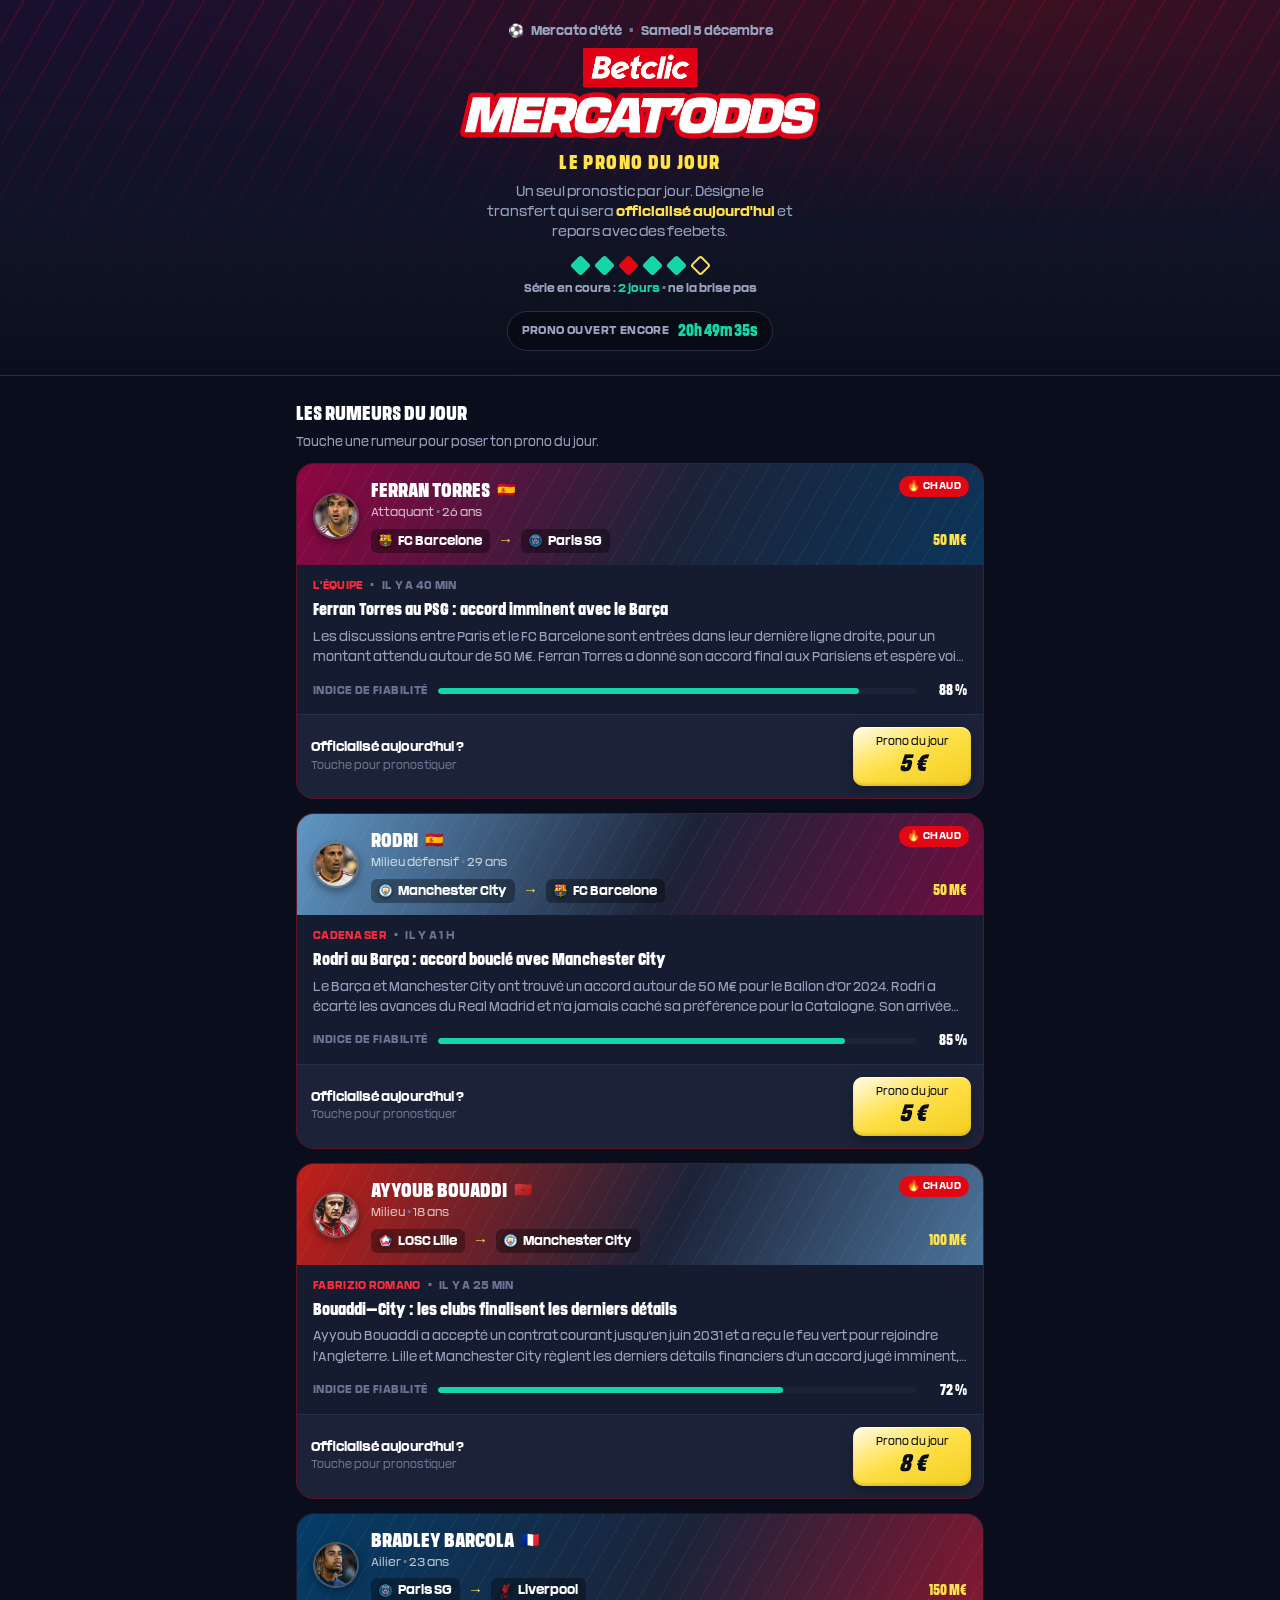
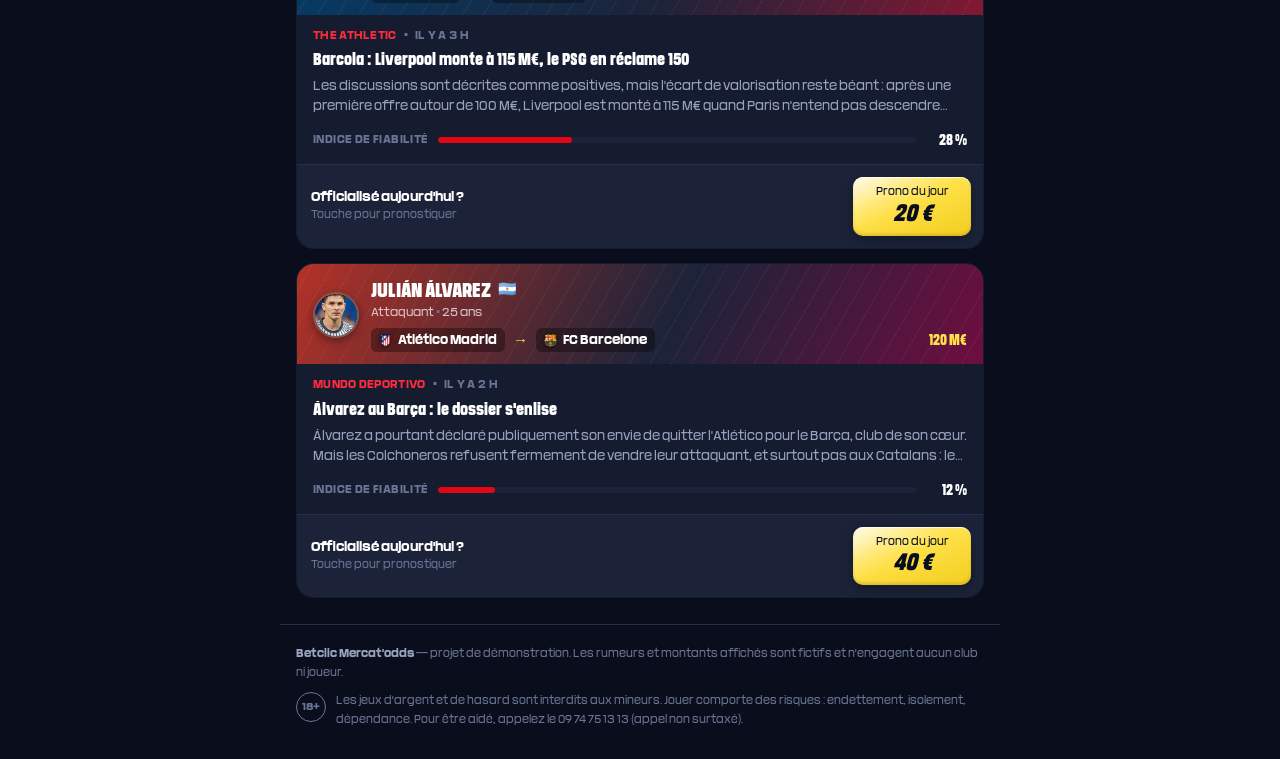
<file: index.html>
<!DOCTYPE html>
<html lang="fr">
<head>
<meta charset="utf-8">
<meta name="viewport" content="width=device-width, initial-scale=1, viewport-fit=cover">
<title>Betclic Mercat'odds — Le prono du jour</title>
<meta name="description" content="Betclic Mercat'odds : un prono par jour. Devinez le transfert qui sera officialisé aujourd'hui et gagnez des feebets.">
<meta name="theme-color" content="#0A0E1C">
<meta name="robots" content="noindex, nofollow">
<link rel="stylesheet" href="css/style.css">
<link rel="icon" href="data:image/svg+xml,<svg xmlns='http://www.w3.org/2000/svg' viewBox='0 0 32 32'><rect width='32' height='32' rx='6' fill='%23E30613'/><text x='16' y='23' font-family='Arial' font-size='20' font-weight='bold' font-style='italic' fill='white' text-anchor='middle'>B</text></svg>">
</head>
<body>

<!-- ============ HERO ============ -->
<section class="hero">
  <div class="hero__stripes" aria-hidden="true"></div>
  <div class="hero__inner">
    <p class="hero__kicker">
      <span aria-hidden="true">⚽</span>
      Mercato d'été <span class="dot">•</span> <span id="hero-date">Aujourd'hui</span>
    </p>

    <h1 class="hero__logo">
      <img class="hero__logo-img" src="assets/img/logo-mercatodds.png"
           alt="Betclic Mercat'odds" width="2786" height="700">
    </h1>

    <p class="hero__title">Le prono du jour</p>
    <p class="hero__baseline">
      Un seul pronostic par jour. Désigne le transfert qui sera
      <strong>officialisé aujourd'hui</strong> et repars avec des feebets.
    </p>

    <div class="streak">
      <div class="streak__row" id="streak-row"></div>
      <p class="streak__label" id="streak-label"></p>
    </div>

    <div class="hero__countdown">
      <span class="hero__countdown-label" id="countdown-label">Prono ouvert encore</span>
      <span class="hero__countdown-value" id="countdown-value">—</span>
    </div>
  </div>
</section>

<!-- ============ PRONO VALIDÉ ============ -->
<section class="ticket" id="ticket" hidden aria-live="polite"></section>

<!-- ============ FEED ============ -->
<div class="feed-head" id="feed-head">
  <h2 class="feed-head__title">Les rumeurs du jour</h2>
  <p class="feed-head__sub">Touche une rumeur pour poser ton prono du jour.</p>
</div>

<main class="feed" id="feed"></main>

<footer class="footer">
  <p class="footer__legal">
    <strong>Betclic Mercat'odds</strong> — projet de démonstration. Les rumeurs et
    montants affichés sont fictifs et n'engagent aucun club ni joueur.
  </p>
  <p class="footer__anj">
    <span class="footer__18">18+</span>
    Les jeux d'argent et de hasard sont interdits aux mineurs. Jouer comporte des risques :
    endettement, isolement, dépendance. Pour être aidé, appelez le 09 74 75 13 13 (appel non surtaxé).
  </p>
</footer>

<!-- ============ FICHE RUMEUR / BOOSTERS ============ -->
<aside class="sheet" id="sheet" aria-hidden="true">
  <div class="sheet__panel" role="dialog" aria-modal="true" aria-labelledby="sheet-joueur">
    <button class="sheet__close" type="button" data-close-sheet aria-label="Fermer">✕</button>
    <div class="sheet__scroll" id="sheet-scroll"></div>
    <div class="sheet__foot">
      <div class="sheet__total">
        <span class="sheet__total-label">Feebets à gagner</span>
        <span class="total-wrap">
          <img class="feebet-ico" src="assets/img/feebet.svg" alt="" width="26" height="26">
          <strong class="sheet__total-value" id="sheet-total">5 €</strong>
        </span>
      </div>
      <button class="sheet__submit" type="button" id="sheet-submit">Valider mon prono</button>
      <p class="sheet__hint" id="sheet-hint">Chaque sélection ajoutée augmente la cagnotte, mais doit être juste pour être payée.</p>
    </div>
  </div>
</aside>

<!-- ============ CONFIRMATION DU PRONO ============ -->
<div class="modal" id="modal" aria-hidden="true">
  <div class="modal__box" role="dialog" aria-modal="true" aria-labelledby="modal-titre">
    <h2 class="modal__titre" id="modal-titre">Tu valides ce prono ?</h2>
    <p class="modal__texte" id="modal-texte"></p>

    <div class="modal__gain">
      <span class="modal__gain-label">Feebets à gagner</span>
      <span class="total-wrap">
        <img class="feebet-ico" src="assets/img/feebet.svg" alt="" width="24" height="24">
        <strong class="modal__gain-value" id="modal-gain">5 €</strong>
      </span>
    </div>

    <button class="modal__primary" type="button" id="modal-valider">Valider mon prono</button>
    <button class="modal__secondary" type="button" id="modal-booster">
      <span class="modal__plus" aria-hidden="true">+</span>
      Ajouter des sélections
    </button>
    <button class="modal__cancel" type="button" data-close-modal>Annuler</button>
  </div>
</div>

<div class="toast" id="toast" role="status" aria-live="polite"></div>

<script src="data/rumeurs.js"></script>
<script src="js/app.js"></script>
</body>
</html>
</file>
<file: css/style.css>
/* =========================================================
   Betclic Mercat'odds — feuille de style
   DA reprise de l'app Betclic : fond bleu nuit, blocs
   arrondis, boutons jaunes, accent rouge, jauges turquoise.
   ========================================================= */

/* ---------- Polices Betclic ---------- */
@font-face {
  font-family: 'Betclic';
  src: url('../assets/fonts/BetclicRegular.ttf') format('truetype');
  font-weight: 400;
  font-display: swap;
}
@font-face {
  font-family: 'Betclic';
  src: url('../assets/fonts/BetclicBold.ttf') format('truetype');
  font-weight: 700;
  font-display: swap;
}
@font-face {
  font-family: 'Betclic Condensed';
  src: url('../assets/fonts/BetclicCondensedBold.ttf') format('truetype');
  font-weight: 700;
  font-display: swap;
}

/* ---------- Tokens ---------- */
:root {
  --bg:            #0A0E1C;
  --bg-elev:       #131829;
  --card:          #161C30;
  --card-2:        #1C2339;
  --line:          #262E48;

  --red:           #E30613;
  --red-soft:      #FF2A3C;
  --yellow:        #FFE14A;
  --yellow-press:  #F5CE00;
  --teal:          #14D6A6;
  --orange:        #FF8A00;

  --text:          #FFFFFF;
  --text-dim:      #9AA3BF;
  --text-mute:     #6B7595;

  --r-card:        18px;
  --r-btn:         10px;

  --pad:           16px;
  --maxw:          720px;
}

* { box-sizing: border-box; }

/* =========================================================
   LIQUID GLASS
   Deux traitements partagés par les surfaces cliquables :
   — .glass       : verre translucide sur fond sombre
   — .glass-sheen : reflet spéculaire posé sur une surface pleine
                    (jaune, rouge) pour ne pas en perdre la couleur
   ========================================================= */
.glass {
  background: rgba(255, 255, 255, .06);
  backdrop-filter: blur(16px) saturate(1.6);
  -webkit-backdrop-filter: blur(16px) saturate(1.6);
  border: 1px solid rgba(255, 255, 255, .13);
  box-shadow:
    inset 0 1px 0 rgba(255, 255, 255, .22),
    inset 0 -1px 0 rgba(0, 0, 0, .25),
    0 6px 18px rgba(0, 0, 0, .3);
}

.glass-sheen { position: relative; overflow: hidden; }

/* Le reflet : bande lumineuse en haut à gauche, qui s'estompe */
.glass-sheen::after {
  content: '';
  position: absolute;
  inset: 0;
  border-radius: inherit;
  background:
    linear-gradient(152deg,
      rgba(255, 255, 255, .55) 0%,
      rgba(255, 255, 255, .18) 30%,
      rgba(255, 255, 255, 0) 52%),
    radial-gradient(120% 80% at 50% 115%,
      rgba(0, 0, 0, .16) 0%, transparent 60%);
  pointer-events: none;
  mix-blend-mode: soft-light;
}

/* Liseré interne clair en haut, ombre en bas : l'épaisseur du verre */
.glass-sheen::before {
  content: '';
  position: absolute;
  inset: 0;
  border-radius: inherit;
  box-shadow:
    inset 0 1px 0 rgba(255, 255, 255, .6),
    inset 0 -1px 0 rgba(0, 0, 0, .18);
  pointer-events: none;
  z-index: 1;
}

/* `hidden` doit l'emporter sur les display: flex/grid des composants */
[hidden] { display: none !important; }

html { -webkit-text-size-adjust: 100%; }

body {
  margin: 0;
  background: var(--bg);
  color: var(--text);
  font-family: 'Betclic', 'Helvetica Neue', Arial, sans-serif;
  font-size: 16px;
  line-height: 1.4;
  overflow-x: hidden;
}

body.sheet-open { overflow: hidden; }

button { font-family: inherit; cursor: pointer; }

h1, h2, h3 { margin: 0; }

.dot { color: var(--text-mute); }

/* =========================================================
   PASTILLE FEEBET
   Le bandeau supérieur a été retiré : seules subsistent les règles
   servant aux totaux de la fiche, de la modale et du ticket.
   ========================================================= */
.total-wrap {
  display: inline-flex;
  align-items: center;
  gap: 7px;
}

.feebet-ico {
  display: block;
  flex: 0 0 auto;
  filter: drop-shadow(0 2px 5px rgba(238, 75, 38, .45));
}

/* =========================================================
   HERO
   ========================================================= */
.hero {
  position: relative;
  overflow: hidden;
  background:
    radial-gradient(120% 100% at 80% 0%, #3B1020 0%, transparent 60%),
    linear-gradient(180deg, #1A1030 0%, #0F1424 70%, var(--bg) 100%);
  border-bottom: 1px solid var(--line);
}

.hero__stripes {
  position: absolute;
  inset: 0;
  background-image: repeating-linear-gradient(
    -60deg,
    rgba(227, 6, 19, .18) 0 2px,
    transparent 2px 26px
  );
  mask-image: linear-gradient(180deg, #000 0%, transparent 85%);
  pointer-events: none;
}

.hero__inner {
  position: relative;
  max-width: var(--maxw);
  margin: 0 auto;
  padding: 22px var(--pad) 24px;
  text-align: center;
}

.hero__kicker {
  margin: 0 0 8px;
  font-size: 13px;
  color: var(--text-dim);
  font-weight: 700;
  display: flex;
  align-items: center;
  justify-content: center;
  gap: 7px;
}

.hero__logo { margin: 4px 0 12px; }

.hero__logo-img {
  display: block;
  margin: 0 auto;
  width: min(80%, 360px);
  height: auto;
}

.hero__title {
  margin: 0 0 8px;
  font-family: 'Betclic Condensed', sans-serif;
  font-weight: 700;
  font-size: 22px;
  line-height: 1;
  text-transform: uppercase;
  letter-spacing: 1.4px;
  color: var(--yellow);
}

.hero__baseline {
  margin: 0 auto;
  max-width: 34ch;
  font-size: 14.5px;
  color: var(--text-dim);
}

.hero__baseline strong { color: var(--yellow); }

/* --- Série de pronos (clin d'œil aux losanges de forme de l'app) --- */
.streak { margin-top: 16px; }

.streak__row {
  display: flex;
  justify-content: center;
  gap: 9px;
}

.streak__item {
  width: 15px; height: 15px;
  transform: rotate(45deg);
  border-radius: 3px;
  position: relative;
}

.streak__item--win  { background: var(--teal); }
.streak__item--lose { background: var(--red); }

.streak__item--today {
  background: none;
  border: 2px solid var(--yellow);
}

.streak__item--today.is-done { background: var(--yellow); }

.streak__label {
  margin: 8px 0 0;
  font-size: 12px;
  color: var(--text-dim);
  font-weight: 700;
}

.streak__label b { color: var(--teal); }

.hero__countdown {
  margin-top: 14px;
  display: inline-flex;
  align-items: center;
  gap: 9px;
  background: rgba(0, 0, 0, .35);
  border: 1px solid var(--line);
  border-radius: 999px;
  padding: 7px 14px;
}

.hero__countdown-label {
  font-size: 12px;
  color: var(--text-dim);
  text-transform: uppercase;
  letter-spacing: .4px;
  font-weight: 700;
}

.hero__countdown-value {
  font-family: 'Betclic Condensed', sans-serif;
  font-weight: 700;
  font-size: 17px;
  color: var(--teal);
  font-variant-numeric: tabular-nums;
}

/* =========================================================
   TICKET — le prono validé du jour
   ========================================================= */
.ticket {
  max-width: var(--maxw);
  margin: 16px auto 0;
  padding: 0 var(--pad);
}

.ticket__card {
  background: var(--card);
  border: 1px solid var(--red);
  border-radius: var(--r-card);
  overflow: hidden;
}

.ticket__top {
  background: linear-gradient(100deg, var(--red) 0%, #8A0A18 100%);
  padding: 9px 14px;
  display: flex;
  align-items: center;
  gap: 8px;
  font-family: 'Betclic Condensed', sans-serif;
  font-size: 14px;
  letter-spacing: .6px;
  text-transform: uppercase;
}

.ticket__body { padding: 14px; }

.ticket__joueur {
  font-family: 'Betclic Condensed', sans-serif;
  font-size: 22px;
  text-transform: uppercase;
  line-height: 1.1;
}

.ticket__route {
  font-size: 13px;
  color: var(--text-dim);
  margin-bottom: 12px;
}

.ticket__lignes {
  list-style: none;
  margin: 0 0 14px;
  padding: 0;
  display: flex;
  flex-direction: column;
  gap: 8px;
}

.ticket__ligne {
  display: flex;
  align-items: flex-start;
  gap: 9px;
  font-size: 14px;
}

.ticket__check {
  flex: 0 0 auto;
  width: 18px; height: 18px;
  border-radius: 50%;
  background: var(--teal);
  color: #06121C;
  font-size: 11px;
  font-weight: 700;
  display: grid;
  place-items: center;
  margin-top: 2px;
}

.ticket__ligne-sous {
  display: block;
  font-size: 12px;
  color: var(--text-mute);
}

.ticket__ligne-bonus {
  margin-left: auto;
  color: var(--yellow);
  font-family: 'Betclic Condensed', sans-serif;
  font-size: 15px;
  white-space: nowrap;
}

.ticket__total {
  display: flex;
  align-items: center;
  justify-content: space-between;
  border-top: 1px solid var(--line);
  padding-top: 12px;
}

.ticket__total-label {
  font-size: 12.5px;
  color: var(--text-dim);
  text-transform: uppercase;
  letter-spacing: .4px;
  font-weight: 700;
}

.ticket__total-value {
  font-family: 'Betclic Condensed', sans-serif;
  font-size: 30px;
  font-style: italic;
  color: var(--yellow);
  line-height: 1;
}

.ticket__actions { display: flex; gap: 8px; margin-top: 12px; }

.ticket__edit,
.ticket__cancel {
  flex: 1;
  border: 1px solid var(--line);
  background: var(--card-2);
  color: #fff;
  font-weight: 700;
  font-size: 14px;
  border-radius: var(--r-btn);
  padding: 11px;
}

.ticket__cancel { color: var(--text-mute); }

/* =========================================================
   FEED
   ========================================================= */
.feed-head {
  max-width: var(--maxw);
  margin: 22px auto 0;
  padding: 0 var(--pad);
}

.feed-head__title {
  font-family: 'Betclic Condensed', sans-serif;
  font-size: 22px;
  text-transform: uppercase;
}

.feed-head__sub {
  margin: 4px 0 0;
  font-size: 13px;
  color: var(--text-dim);
}

.feed-head__sub b { color: var(--yellow); }

.feed {
  max-width: var(--maxw);
  margin: 0 auto;
  padding: 12px var(--pad) 0;
  display: flex;
  flex-direction: column;
  gap: 14px;
}

/* =========================================================
   CARTE RUMEUR
   ========================================================= */
.rumeur {
  background: var(--card);
  border-radius: var(--r-card);
  overflow: hidden;
  border: 1px solid transparent;
  transition: opacity .25s ease;
}

.rumeur.is-hot { border-color: rgba(227, 6, 19, .35); }
.rumeur.is-chosen { border-color: var(--teal); }

.rumeur.is-locked { opacity: .42; }
.rumeur.is-locked .rumeur__banner { filter: grayscale(.7); }

/* --- Bandeau joueur --- */
.rumeur__banner {
  position: relative;
  padding: 14px 16px 12px;
  display: flex;
  align-items: center;
  gap: 12px;
  background: linear-gradient(115deg, var(--from-color, #222) -10%, var(--card-2) 55%, var(--to-color, #333) 130%);
  text-align: left;
  width: 100%;
  border: 0;
  color: inherit;
  font: inherit;
}

.rumeur__banner::after {
  content: '';
  position: absolute;
  inset: 0;
  background: repeating-linear-gradient(-60deg, rgba(255,255,255,.05) 0 1px, transparent 1px 18px);
  pointer-events: none;
}

/* Portrait du joueur : la photo se superpose aux initiales, qui servent de
   repli tant qu'aucun fichier n'est déposé dans assets/img/joueurs/. */
.rumeur__avatar {
  position: relative;
  z-index: 1;
  width: 46px; height: 46px;
  flex: 0 0 46px;
  border-radius: 50%;
  background: rgba(0,0,0,.4);
  border: 2px solid rgba(255,255,255,.25);
  display: grid;
  place-items: center;
  overflow: hidden;
  box-shadow: 0 3px 10px rgba(0,0,0,.4);
}

.rumeur__initiales {
  font-family: 'Betclic Condensed', sans-serif;
  font-weight: 700;
  font-size: 17px;
  letter-spacing: .5px;
  color: #fff;
}

/* Les portraits sont déjà recadrés au carré sur le visage par
   tools/crop-portraits.py : il n'y a plus qu'à les centrer. */
.rumeur__photo {
  position: absolute;
  inset: 0;
  width: 100%;
  height: 100%;
  object-fit: cover;
  object-position: center;
}

/* Déclinaison de la fiche */
.rumeur__avatar--grand {
  width: 74px; height: 74px;
  flex: 0 0 74px;
  margin-bottom: 12px;
  border-width: 3px;
}

.rumeur__avatar--grand .rumeur__initiales { font-size: 27px; }

.rumeur__ident { position: relative; z-index: 1; min-width: 0; flex: 1; display: block; }

.rumeur__name {
  font-family: 'Betclic Condensed', sans-serif;
  font-weight: 700;
  font-size: 22px;
  line-height: 1.1;
  text-transform: uppercase;
  display: flex;
  align-items: center;
  gap: 7px;
}

.rumeur__flag { font-size: 15px; }

.rumeur__meta {
  display: block;
  font-size: 12.5px;
  color: rgba(255,255,255,.72);
  margin-top: 2px;
}

.rumeur__route {
  position: relative;
  z-index: 1;
  display: flex;
  align-items: center;
  gap: 8px;
  margin-top: 7px;
  font-size: 13px;
  font-weight: 700;
  flex-wrap: wrap;
}

.rumeur__club {
  display: inline-flex;
  align-items: center;
  gap: 6px;
  background: rgba(0,0,0,.35);
  border-radius: 6px;
  padding: 3px 8px;
}

/* Écusson officiel du club : hauteur fixe, largeur libre pour ne pas
   déformer les blasons, dont les proportions varient beaucoup. */
.rumeur__crest {
  display: block;
  height: 17px;
  width: auto;
  max-width: 22px;
  object-fit: contain;
  flex: 0 0 auto;
  filter: drop-shadow(0 1px 2px rgba(0, 0, 0, .5));
}

/* Repli quand aucun écusson n'est fourni */
.rumeur__crest--uni {
  width: 14px;
  height: 14px;
  border-radius: 3px;
  filter: none;
}

.rumeur__arrow { color: var(--yellow); font-size: 15px; }

.rumeur__fee {
  margin-left: auto;
  font-family: 'Betclic Condensed', sans-serif;
  font-size: 15px;
  color: var(--yellow);
}

.rumeur__flags {
  position: absolute;
  top: 12px; right: 14px;
  z-index: 2;
  display: flex;
  gap: 6px;
}

.pill {
  font-size: 10.5px;
  font-weight: 700;
  text-transform: uppercase;
  letter-spacing: .5px;
  border-radius: 999px;
  padding: 3px 8px;
}

.pill--hot    { background: var(--red); color: #fff; }
.pill--chosen { background: var(--teal); color: #06121C; }

/* --- Article --- */
.rumeur__article {
  display: block;
  width: 100%;
  border: 0;
  background: none;
  color: inherit;
  font: inherit;
  padding: 13px 16px;
  text-align: left;
}

.rumeur__source {
  display: flex;
  align-items: center;
  gap: 7px;
  font-size: 11.5px;
  color: var(--text-mute);
  margin-bottom: 5px;
  font-weight: 700;
  text-transform: uppercase;
  letter-spacing: .3px;
}

.rumeur__source-name { color: var(--red-soft); }

.rumeur__titre {
  display: block;
  font-family: 'Betclic Condensed', sans-serif;
  font-weight: 700;
  font-size: 18px;
  line-height: 1.2;
  margin-bottom: 6px;
}

.rumeur__chapo {
  font-size: 13.5px;
  color: var(--text-dim);
  line-height: 1.5;
  margin: 0;
  display: -webkit-box;
  -webkit-line-clamp: 2;
  -webkit-box-orient: vertical;
  overflow: hidden;
}

/* --- Jauge de fiabilité --- */
.fiab {
  display: flex;
  align-items: center;
  gap: 10px;
  padding: 0 16px 13px;
}

.fiab__label {
  font-size: 11.5px;
  text-transform: uppercase;
  letter-spacing: .4px;
  color: var(--text-mute);
  font-weight: 700;
  white-space: nowrap;
}

.fiab__track {
  display: block;
  flex: 1;
  height: 6px;
  background: var(--card-2);
  border-radius: 999px;
  overflow: hidden;
}

.fiab__fill {
  display: block;
  height: 100%;
  border-radius: 999px;
  background: var(--teal);
}

.fiab__fill--mid { background: var(--orange); }
.fiab__fill--low { background: var(--red); }

.fiab__value {
  font-family: 'Betclic Condensed', sans-serif;
  font-size: 15px;
  min-width: 40px;
  text-align: right;
}

/* --- Barre d'action de la carte --- */
.cta {
  display: flex;
  align-items: stretch;
  gap: 10px;
  padding: 12px;
  background: var(--card-2);
  border-top: 1px solid var(--line);
}

/* Libellé de la carte. Les sélections additionnelles n'étant accessibles
   que depuis le pop-up, cette zone n'est plus un bouton. */
.cta__etat {
  flex: 1;
  min-width: 0;
  display: flex;
  flex-direction: column;
  justify-content: center;
  gap: 2px;
  padding: 4px 2px;
}

.cta__etat b {
  font-size: 13.5px;
  line-height: 1.2;
}

.cta__etat small {
  font-size: 11.5px;
  color: var(--text-mute);
}

.cta__boost b {
  font-size: 13.5px;
  display: flex;
  align-items: center;
  gap: 6px;
}

.cta__boost small {
  font-size: 11.5px;
  color: var(--text-mute);
}

/* Les pastilles « + », en verre teinté rouge */
.cta__plus,
.modal__plus {
  position: relative;
  width: 18px; height: 18px;
  border-radius: 50%;
  background: linear-gradient(155deg, #FF4655 0%, var(--red) 55%, #B00510 100%);
  color: #fff;
  font-size: 13px;
  display: grid;
  place-items: center;
  flex: 0 0 auto;
  box-shadow:
    inset 0 1px 0 rgba(255, 255, 255, .55),
    inset 0 -1px 1px rgba(0, 0, 0, .35),
    0 2px 6px rgba(227, 6, 19, .45);
  overflow: hidden;
}

.cta__plus::after,
.modal__plus::after {
  content: '';
  position: absolute;
  left: 12%; top: 6%;
  width: 76%; height: 46%;
  border-radius: 50%;
  background: linear-gradient(180deg, rgba(255, 255, 255, .6), rgba(255, 255, 255, 0));
  pointer-events: none;
}

.modal__plus { width: 20px; height: 20px; font-size: 14px; }

/* Le bouton jaune : la mise en feebets, jamais une cote */
.cta__go {
  position: relative;
  overflow: hidden;
  flex: 0 0 auto;
  min-width: 118px;
  border: 0;
  background: linear-gradient(158deg, #FFF0A0 0%, var(--yellow) 42%, #F2CE1E 100%);
  border-radius: var(--r-btn);
  padding: 8px 14px 10px;
  text-align: center;
  color: #0A0E1C;
  transition: transform .12s ease, filter .12s ease;
  box-shadow:
    inset 0 1px 0 rgba(255, 255, 255, .75),
    inset 0 -2px 3px rgba(150, 110, 0, .28),
    0 4px 14px rgba(0, 0, 0, .3);
}

.cta__go::after {
  content: '';
  position: absolute;
  inset: 0;
  border-radius: inherit;
  background: linear-gradient(152deg,
    rgba(255, 255, 255, .7) 0%,
    rgba(255, 255, 255, .2) 28%,
    rgba(255, 255, 255, 0) 50%);
  pointer-events: none;
}

.cta__go:active { transform: scale(.96); filter: brightness(.94); }

.cta__go small,
.cta__go b { position: relative; z-index: 1; }

.cta__go small {
  display: block;
  font-size: 11.5px;
  line-height: 1.2;
  margin-bottom: 2px;
}

.cta__go b {
  display: block;
  font-family: 'Betclic Condensed', sans-serif;
  font-size: 25px;
  font-style: italic;
  line-height: 1;
}

.cta__locked {
  flex: 1;
  display: flex;
  align-items: center;
  justify-content: center;
  gap: 8px;
  font-size: 13px;
  color: var(--text-mute);
  font-weight: 700;
  padding: 12px 0;
}

/* =========================================================
   FICHE RUMEUR / BOOSTERS
   ========================================================= */
.sheet {
  position: fixed;
  inset: 0;
  z-index: 60;
  background: rgba(4, 6, 14, .6);
  backdrop-filter: blur(3px);
  display: flex;
  align-items: flex-end;
  justify-content: center;
  opacity: 0;
  pointer-events: none;
  transition: opacity .2s ease;
}

.sheet.is-open { opacity: 1; pointer-events: auto; }

.sheet__panel {
  position: relative;
  width: 100%;
  max-width: var(--maxw);
  height: 94vh;
  background: var(--bg);
  border-radius: 20px 20px 0 0;
  display: flex;
  flex-direction: column;
  overflow: hidden;
  transform: translateY(100%);
  transition: transform .28s cubic-bezier(.2, .8, .3, 1);
}

.sheet.is-open .sheet__panel { transform: translateY(0); }

.sheet__close {
  position: absolute;
  top: 12px; right: 12px;
  z-index: 5;
  background: rgba(10, 14, 28, .88);
  border: 1px solid var(--line);
  color: #fff;
  width: 34px; height: 34px;
  border-radius: 50%;
  font-size: 15px;
  backdrop-filter: blur(6px);
  box-shadow: 0 4px 14px rgba(0, 0, 0, .45);
}

.sheet__scroll {
  flex: 1;
  overflow-y: auto;
  -webkit-overflow-scrolling: touch;
}

/* En-tête de la fiche */
.sheet__hero {
  position: relative;
  padding: 20px 16px 16px;
  background: linear-gradient(115deg, var(--from-color, #222) -10%, #171D31 55%, var(--to-color, #333) 130%);
}

.sheet__hero::after {
  content: '';
  position: absolute;
  inset: 0;
  background: repeating-linear-gradient(-60deg, rgba(255,255,255,.05) 0 1px, transparent 1px 18px);
  pointer-events: none;
}

.sheet__joueur {
  position: relative;
  z-index: 1;
  font-family: 'Betclic Condensed', sans-serif;
  font-size: 30px;
  line-height: 1;
  text-transform: uppercase;
}

.sheet__meta {
  position: relative;
  z-index: 1;
  font-size: 13px;
  color: rgba(255,255,255,.75);
  margin-top: 4px;
}

.sheet__route {
  position: relative;
  z-index: 1;
  display: flex;
  align-items: center;
  gap: 8px;
  margin-top: 10px;
  font-size: 13px;
  font-weight: 700;
  flex-wrap: wrap;
}

/* Corps de la fiche */
.sheet__section { padding: 16px; }

.sheet__article-titre {
  font-family: 'Betclic Condensed', sans-serif;
  font-size: 20px;
  line-height: 1.2;
  margin-bottom: 8px;
}

.sheet__article-texte {
  font-size: 14px;
  color: var(--text-dim);
  line-height: 1.6;
  margin: 0;
}

/* Le prono de base, toujours acquis */
.base {
  margin: 0 16px;
  background: var(--card);
  border: 1px solid var(--teal);
  border-radius: 14px;
  padding: 13px 14px;
  display: flex;
  align-items: center;
  gap: 12px;
}

.base__check {
  flex: 0 0 auto;
  width: 22px; height: 22px;
  border-radius: 50%;
  background: var(--teal);
  color: #06121C;
  font-size: 13px;
  font-weight: 700;
  display: grid;
  place-items: center;
}

.base__texte { flex: 1; min-width: 0; display: block; }

.base__t {
  display: block;
  font-weight: 700;
  font-size: 14.5px;
  line-height: 1.25;
}

.base__s {
  display: block;
  font-size: 12px;
  color: var(--text-mute);
  margin-top: 2px;
}

.base__gain {
  flex: 0 0 auto;
  background: var(--yellow);
  color: #0A0E1C;
  border-radius: var(--r-btn);
  padding: 6px 12px 8px;
  text-align: center;
}

.base__gain b {
  display: block;
  font-family: 'Betclic Condensed', sans-serif;
  font-size: 22px;
  font-style: italic;
  line-height: 1;
}

/* Groupes de sélections additionnelles */
.boosters { padding: 18px 16px 20px; }

.boosters__intro {
  font-family: 'Betclic Condensed', sans-serif;
  font-size: 20px;
  text-transform: uppercase;
  margin-bottom: 3px;
}

.boosters__sub {
  font-size: 13px;
  color: var(--text-dim);
  margin: 0 0 16px;
}

.groupe { margin-bottom: 18px; }

.groupe__titre {
  display: flex;
  align-items: center;
  gap: 8px;
  font-family: 'Betclic Condensed', sans-serif;
  font-size: 17px;
  margin-bottom: 9px;
}

.groupe__libelle { min-width: 0; }

/* =========================================================
   RÈGLE DE DÉNOUEMENT
   Le « ? » de chaque marché déplie la règle qui le tranche.
   ========================================================= */
.aide__bouton {
  flex: 0 0 auto;
  width: 19px; height: 19px;
  padding: 0;
  border-radius: 50%;
  border: 1.5px solid var(--text-mute);
  background: rgba(255, 255, 255, .05);
  color: var(--text-dim);
  font-family: 'Betclic', sans-serif;
  font-weight: 700;
  font-size: 12px;
  line-height: 1;
  display: inline-grid;
  place-items: center;
  transition: transform .2s ease, background .2s ease,
              border-color .2s ease, color .2s ease;
}

.aide__bouton.is-open {
  background: var(--teal);
  border-color: var(--teal);
  color: #06121C;
}

/* Sur le pari de base, le « ? » suit le texte plutôt que le titre */
.base__t .aide__bouton {
  vertical-align: middle;
  margin-left: 6px;
}

.aide__panneau {
  margin: 0 0 10px;
  padding: 10px 12px;
  font-size: 12.5px;
  line-height: 1.55;
  color: var(--text-dim);
  background: rgba(20, 214, 166, .07);
  border: 1px solid rgba(20, 214, 166, .28);
  border-left-width: 3px;
  border-radius: 10px;
  animation: aide-depli .22s cubic-bezier(.2, .8, .3, 1);
}

/* Dans le bloc du pari de base, le panneau prolonge la carte turquoise */
.base-bloc .aide__panneau { margin: 8px 16px 0; }

@keyframes aide-depli {
  from { opacity: 0; transform: translateY(-5px); }
  to   { opacity: 1; transform: translateY(0); }
}

.groupe__num {
  width: 20px; height: 20px;
  border-radius: 50%;
  background: var(--card-2);
  color: var(--text-dim);
  font-size: 11px;
  display: grid;
  place-items: center;
  flex: 0 0 auto;
}

.groupe.is-filled .groupe__num { background: var(--teal); color: #06121C; }

.options { display: flex; flex-direction: column; gap: 8px; }

.option {
  display: flex;
  align-items: center;
  gap: 11px;
  width: 100%;
  background: rgba(255, 255, 255, .055);
  backdrop-filter: blur(16px) saturate(1.6);
  -webkit-backdrop-filter: blur(16px) saturate(1.6);
  border: 1px solid rgba(255, 255, 255, .12);
  box-shadow:
    inset 0 1px 0 rgba(255, 255, 255, .18),
    0 4px 14px rgba(0, 0, 0, .22);
  border-radius: 12px;
  padding: 11px 12px;
  color: #fff;
  text-align: left;
  transition: transform .12s ease, border-color .12s ease, background .12s ease;
}

.option:active { transform: scale(.985); }

.option__radio {
  flex: 0 0 auto;
  width: 19px; height: 19px;
  border-radius: 50%;
  border: 2px solid var(--text-mute);
  display: grid;
  place-items: center;
}

.option__radio::after {
  content: '';
  width: 9px; height: 9px;
  border-radius: 50%;
  background: transparent;
}

.option__label { flex: 1; font-size: 14.5px; font-weight: 700; }

.option__bonus {
  position: relative;
  overflow: hidden;
  flex: 0 0 auto;
  background: linear-gradient(158deg, #FFF0A0 0%, var(--yellow) 45%, #F2CE1E 100%);
  color: #0A0E1C;
  font-family: 'Betclic Condensed', sans-serif;
  font-size: 17px;
  font-style: italic;
  border-radius: 7px;
  padding: 4px 9px 5px;
  line-height: 1;
  box-shadow:
    inset 0 1px 0 rgba(255, 255, 255, .7),
    inset 0 -1px 2px rgba(150, 110, 0, .25);
}

.option__bonus::after {
  content: '';
  position: absolute;
  inset: 0;
  background: linear-gradient(150deg,
    rgba(255, 255, 255, .65) 0%,
    rgba(255, 255, 255, .15) 32%,
    rgba(255, 255, 255, 0) 55%);
  pointer-events: none;
}

.option.is-selected {
  background: rgba(227, 6, 19, .2);
  border-color: rgba(255, 60, 75, .75);
  box-shadow:
    inset 0 1px 0 rgba(255, 255, 255, .25),
    0 4px 16px rgba(227, 6, 19, .3);
}

.option.is-selected .option__radio { border-color: var(--red); }
.option.is-selected .option__radio::after { background: var(--red); }

/* Pied collant de la fiche */
.sheet__foot {
  border-top: 1px solid var(--line);
  background: var(--bg-elev);
  padding: 12px var(--pad) calc(14px + env(safe-area-inset-bottom));
}

.sheet__total {
  display: flex;
  align-items: center;
  justify-content: space-between;
  margin-bottom: 10px;
}

.sheet__total-label {
  font-size: 13px;
  color: var(--text-dim);
  text-transform: uppercase;
  letter-spacing: .4px;
  font-weight: 700;
}

.sheet__total-value {
  font-family: 'Betclic Condensed', sans-serif;
  font-size: 34px;
  font-style: italic;
  color: var(--yellow);
  line-height: 1;
  transition: transform .25s ease;
}

.sheet__total-value.is-bumped { transform: scale(1.15); }

.sheet__submit {
  position: relative;
  overflow: hidden;
  width: 100%;
  border: 0;
  border-radius: 12px;
  background: linear-gradient(158deg, #FF3444 0%, var(--red) 48%, #B00510 100%);
  color: #fff;
  font-weight: 700;
  font-size: 17px;
  padding: 15px;
  box-shadow:
    inset 0 1px 0 rgba(255, 255, 255, .38),
    inset 0 -2px 4px rgba(0, 0, 0, .3),
    0 6px 20px rgba(227, 6, 19, .35);
  transition: transform .12s ease, filter .12s ease;
}

.sheet__submit::after {
  content: '';
  position: absolute;
  inset: 0;
  background: linear-gradient(152deg,
    rgba(255, 255, 255, .4) 0%,
    rgba(255, 255, 255, .1) 30%,
    rgba(255, 255, 255, 0) 52%);
  pointer-events: none;
}

.sheet__submit:active { transform: scale(.985); filter: brightness(.95); }

.sheet__hint {
  margin: 8px 0 0;
  font-size: 11.5px;
  color: var(--text-mute);
  text-align: center;
}

/* =========================================================
   MODALE DE CONFIRMATION DU PRONO
   ========================================================= */
.modal {
  position: fixed;
  inset: 0;
  z-index: 70;
  background: rgba(4, 6, 14, .68);
  backdrop-filter: blur(4px);
  display: flex;
  align-items: center;
  justify-content: center;
  padding: var(--pad);
  opacity: 0;
  pointer-events: none;
  transition: opacity .2s ease;
}

.modal.is-open { opacity: 1; pointer-events: auto; }

.modal__box {
  width: 100%;
  max-width: 380px;
  border-radius: 20px;
  padding: 22px 18px 16px;
  text-align: center;
  background:
    linear-gradient(158deg, rgba(255, 255, 255, .1) 0%, rgba(255, 255, 255, .02) 40%),
    var(--bg-elev);
  backdrop-filter: blur(22px) saturate(1.7);
  -webkit-backdrop-filter: blur(22px) saturate(1.7);
  border: 1px solid rgba(255, 255, 255, .14);
  box-shadow:
    inset 0 1px 0 rgba(255, 255, 255, .28),
    0 24px 60px rgba(0, 0, 0, .6);
  transform: translateY(14px) scale(.97);
  transition: transform .25s cubic-bezier(.2, .8, .3, 1);
}

.modal.is-open .modal__box { transform: translateY(0) scale(1); }

.modal__titre {
  font-family: 'Betclic Condensed', sans-serif;
  font-size: 25px;
  text-transform: uppercase;
  line-height: 1.05;
}

.modal__texte {
  margin: 7px 0 16px;
  font-size: 14px;
  color: var(--text-dim);
  line-height: 1.45;
}

.modal__texte b { color: #fff; }

.modal__gain {
  display: flex;
  align-items: center;
  justify-content: space-between;
  background: rgba(255, 255, 255, .05);
  border: 1px solid rgba(255, 255, 255, .1);
  box-shadow: inset 0 1px 0 rgba(255, 255, 255, .16);
  border-radius: 12px;
  padding: 11px 14px;
  margin-bottom: 14px;
}

.modal__gain-label {
  font-size: 12px;
  text-transform: uppercase;
  letter-spacing: .4px;
  color: var(--text-dim);
  font-weight: 700;
}

.modal__gain-value {
  font-family: 'Betclic Condensed', sans-serif;
  font-size: 28px;
  font-style: italic;
  color: var(--yellow);
  line-height: 1;
}

.modal__primary {
  position: relative;
  overflow: hidden;
  width: 100%;
  border: 0;
  border-radius: 12px;
  background: linear-gradient(158deg, #FF3444 0%, var(--red) 48%, #B00510 100%);
  color: #fff;
  font-weight: 700;
  font-size: 16.5px;
  padding: 14px;
  box-shadow:
    inset 0 1px 0 rgba(255, 255, 255, .38),
    inset 0 -2px 4px rgba(0, 0, 0, .3),
    0 6px 20px rgba(227, 6, 19, .35);
  transition: transform .12s ease, filter .12s ease;
}

.modal__primary::after {
  content: '';
  position: absolute;
  inset: 0;
  background: linear-gradient(152deg,
    rgba(255, 255, 255, .4) 0%,
    rgba(255, 255, 255, .1) 30%,
    rgba(255, 255, 255, 0) 52%);
  pointer-events: none;
}

.modal__primary:active { transform: scale(.985); filter: brightness(.95); }

.modal__secondary {
  width: 100%;
  margin-top: 9px;
  border-radius: 12px;
  padding: 13px;
  font-weight: 700;
  font-size: 15px;
  color: #fff;
  display: flex;
  align-items: center;
  justify-content: center;
  gap: 9px;
  background: rgba(255, 255, 255, .06);
  backdrop-filter: blur(16px) saturate(1.6);
  -webkit-backdrop-filter: blur(16px) saturate(1.6);
  border: 1px solid rgba(255, 255, 255, .14);
  box-shadow: inset 0 1px 0 rgba(255, 255, 255, .22);
  transition: background .15s ease;
}

.modal__secondary:active { background: rgba(255, 255, 255, .11); }

.modal__cancel {
  width: 100%;
  background: none;
  border: 0;
  color: var(--text-mute);
  font-size: 13px;
  padding: 12px 0 4px;
  text-decoration: underline;
  text-underline-offset: 3px;
}

/* =========================================================
   TOAST
   ========================================================= */
.toast {
  position: fixed;
  left: 50%;
  bottom: 26px;
  transform: translate(-50%, 14px);
  z-index: 80;
  background: #fff;
  color: #0A0E1C;
  font-weight: 700;
  font-size: 14px;
  padding: 11px 20px;
  border-radius: 999px;
  box-shadow: 0 8px 24px rgba(0,0,0,.45);
  opacity: 0;
  pointer-events: none;
  transition: opacity .2s ease, transform .2s ease;
  width: max-content;
  max-width: calc(100vw - 24px);
  text-align: center;
}

.toast.is-visible { opacity: 1; transform: translate(-50%, 0); }

/* =========================================================
   FOOTER
   ========================================================= */
.footer {
  max-width: var(--maxw);
  margin: 26px auto 0;
  padding: 20px var(--pad) 30px;
  border-top: 1px solid var(--line);
  color: var(--text-mute);
  font-size: 11.5px;
  line-height: 1.6;
}

.footer__legal { margin: 0 0 10px; }
.footer__legal strong { color: var(--text-dim); }

.footer__anj {
  display: flex;
  gap: 10px;
  align-items: flex-start;
  margin: 0;
}

.footer__18 {
  flex: 0 0 auto;
  border: 1.5px solid var(--text-mute);
  border-radius: 50%;
  width: 30px; height: 30px;
  display: grid;
  place-items: center;
  font-weight: 700;
  font-size: 11px;
}

/* =========================================================
   SURVOL
   Réservé aux appareils à pointeur fin : sur un écran tactile,
   l'état de survol resterait figé après le tap.
   ========================================================= */
@media (hover: hover) and (pointer: fine) {

  /* --- Carte rumeur : elle se soulève --- */
  .rumeur:not(.is-locked) {
    transition:
      transform .28s cubic-bezier(.2, .8, .3, 1),
      border-color .28s ease,
      box-shadow .28s ease;
  }

  .rumeur:not(.is-locked):hover {
    transform: translateY(-4px);
    border-color: rgba(255, 255, 255, .16);
    box-shadow: 0 16px 36px rgba(0, 0, 0, .45);
  }

  /* La lueur reprend la couleur de l'état de la carte */
  .rumeur.is-hot:not(.is-locked):hover {
    border-color: rgba(227, 6, 19, .6);
    box-shadow: 0 16px 36px rgba(227, 6, 19, .22);
  }

  .rumeur.is-chosen:hover {
    border-color: var(--teal);
    box-shadow: 0 16px 36px rgba(20, 214, 166, .2);
  }

  /* Le portrait et les écussons respirent avec la carte */
  .rumeur__photo { transition: transform .45s cubic-bezier(.2, .8, .3, 1); }
  .rumeur:not(.is-locked):hover .rumeur__photo { transform: scale(1.09); }

  .rumeur__crest { transition: transform .28s cubic-bezier(.2, .8, .3, 1); }
  .rumeur:not(.is-locked):hover .rumeur__crest { transform: scale(1.14); }

  .rumeur__avatar { transition: border-color .28s ease; }
  .rumeur:not(.is-locked):hover .rumeur__avatar {
    border-color: rgba(255, 255, 255, .55);
  }

  /* --- Bouton jaune : un éclat le balaie ---
     Sur du jaune, une bande blanche ne se voit pas : il faut une lueur
     franche, resserrée, précédée d'un creux plus sombre pour la détacher. */
  .cta__go::before {
    content: '';
    position: absolute;
    top: -60%;
    left: -60%;
    width: 34%;
    height: 220%;
    background: linear-gradient(90deg,
      transparent 0%,
      rgba(160, 120, 0, .22) 28%,
      rgba(255, 255, 255, 1) 50%,
      rgba(160, 120, 0, .18) 72%,
      transparent 100%);
    filter: blur(1.5px);
    transform: rotate(18deg);
    transition: left .6s cubic-bezier(.3, .7, .4, 1);
    pointer-events: none;
    z-index: 2;
  }

  .rumeur:hover .cta__go::before,
  .cta__go:hover::before { left: 135%; }

  .cta__go:hover {
    transform: translateY(-2px);
    box-shadow:
      inset 0 1px 0 rgba(255, 255, 255, .8),
      inset 0 -2px 3px rgba(150, 110, 0, .28),
      0 10px 24px rgba(255, 225, 74, .3);
  }

  /* --- Sélections de la fiche --- */
  .option:hover {
    transform: translateX(4px);
    background: rgba(255, 255, 255, .1);
    border-color: rgba(255, 255, 255, .24);
  }

  .option.is-selected:hover {
    background: rgba(227, 6, 19, .26);
    border-color: var(--red-soft);
  }

  .option__bonus { transition: transform .22s cubic-bezier(.2, .8, .3, 1); }
  .option:hover .option__bonus { transform: scale(1.08) rotate(-2deg); }

  .option__radio { transition: border-color .2s ease; }
  .option:hover .option__radio { border-color: rgba(255, 255, 255, .7); }

  /* --- Boutons rouges : reflet et élévation --- */
  .sheet__submit::before,
  .modal__primary::before {
    content: '';
    position: absolute;
    top: -60%;
    left: -75%;
    width: 40%;
    height: 220%;
    background: linear-gradient(90deg,
      transparent, rgba(255, 255, 255, .45), transparent);
    transform: rotate(18deg);
    transition: left .65s cubic-bezier(.3, .7, .4, 1);
    pointer-events: none;
  }

  .sheet__submit:hover::before,
  .modal__primary:hover::before { left: 135%; }

  .sheet__submit:hover,
  .modal__primary:hover {
    transform: translateY(-2px);
    box-shadow:
      inset 0 1px 0 rgba(255, 255, 255, .45),
      inset 0 -2px 4px rgba(0, 0, 0, .3),
      0 12px 28px rgba(227, 6, 19, .45);
  }

  .modal__secondary:hover {
    background: rgba(255, 255, 255, .12);
    border-color: rgba(255, 255, 255, .24);
  }

  .modal__plus,
  .cta__plus { transition: transform .25s cubic-bezier(.2, .8, .3, 1); }
  .modal__secondary:hover .modal__plus { transform: rotate(90deg) scale(1.1); }

  .modal__cancel { transition: color .2s ease; }
  .modal__cancel:hover { color: var(--text-dim); }

  /* --- Le « ? » des règles --- */
  .aide__bouton:hover {
    background: rgba(255, 255, 255, .14);
    border-color: var(--teal);
    color: #fff;
    transform: scale(1.15);
  }

  .aide__bouton.is-open:hover {
    background: var(--teal);
    color: #06121C;
    transform: scale(1.15);
  }

  /* --- Ticket --- */
  .ticket__edit,
  .ticket__cancel { transition: background .2s ease, border-color .2s ease, color .2s ease; }

  .ticket__edit:hover {
    background: rgba(255, 255, 255, .1);
    border-color: rgba(255, 255, 255, .24);
  }

  .ticket__cancel:hover { color: var(--red-soft); border-color: rgba(227, 6, 19, .5); }

  /* --- Losanges de série : ils pivotent --- */
  .streak__item { transition: transform .3s cubic-bezier(.2, .8, .3, 1); }
  .streak__item:hover { transform: rotate(135deg) scale(1.3); }

  /* --- Fermeture de la fiche --- */
  .sheet__close { transition: transform .25s ease, background .2s ease; }
  .sheet__close:hover {
    transform: rotate(90deg);
    background: rgba(227, 6, 19, .85);
  }
}

@media (prefers-reduced-motion: reduce) {
  * { animation-duration: .01ms !important; transition-duration: .01ms !important; }
}
</file>
